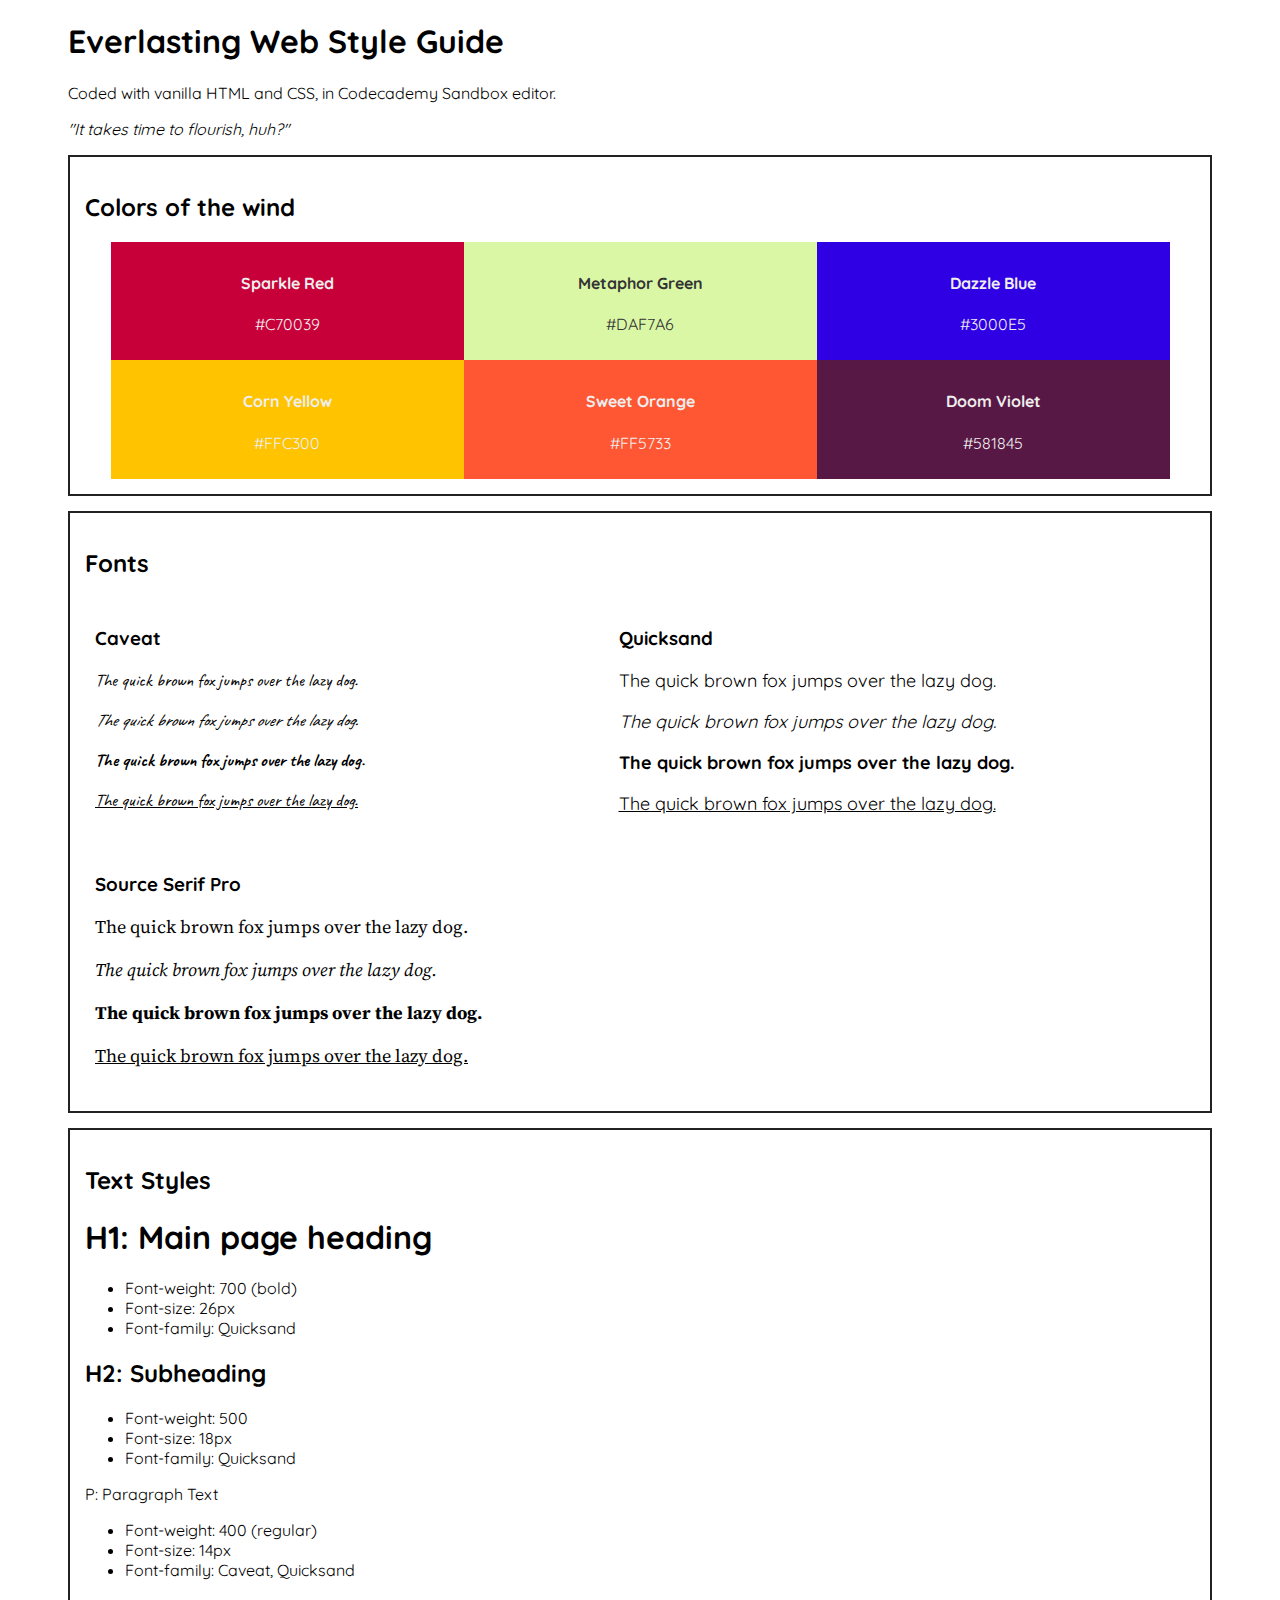
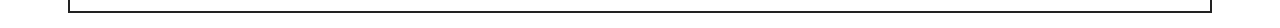
<file: webstyleguide/index.html>
<!DOCTYPE html>
<html>
<head>
  <title>'Cheat Me Up'</title> 
  <link href='styles.css' rel='stylesheet'> <!-- CSS -->
  <link rel="preconnect" href="https://fonts.googleapis.com">
  <link rel="preconnect" href="https://fonts.gstatic.com" crossorigin>
  <link href="https://fonts.googleapis.com/css2?family=Caveat&family=Quicksand&family=Source+Serif+Pro&display=swap" rel="stylesheet">  
</head>
<body>
  <header>
  <h1>Everlasting Web Style Guide</h1>
  <p>Coded with vanilla HTML and CSS, in Codecademy Sandbox editor.</p>
  <p><em>"It takes time to flourish, huh?"</em></p>
  </header>
  <main class='main-colour-container'>
    <h2>Colors of the wind</h2>
    <div class='colour-container red'>
      <h4>Sparkle Red</h4>
      <p>#C70039</p>
    </div><!-- Remove spacer
    --><div class='colour-container green'>
      <h4>Metaphor Green</h4>
      <p>#DAF7A6</p>
    </div><!-- Remove spacer
    --><div class='colour-container blue'>
      <h4>Dazzle Blue</h4>
      <p>#3000E5</p>
    </div><!-- Remove spacer
    --><div class='colour-container yellow'>
      <h4>Corn Yellow</h4>
      <p>#FFC300</p>
    </div><!-- Remove spacer
    --><div class='colour-container orange'>
      <h4>Sweet Orange</h4>
      <p>#FF5733</p>
    </div><!-- Remove spacer
    --><div class='colour-container violet'>
      <h4>Doom Violet</h4>
      <p>#581845</p>
    </div>
  </main>
  <section class='main-fonts-container'>
    <h2>Fonts</h2>
    <div class='font-container'>
      <h3>Caveat</h3>
      <p class='caveat'>The quick brown fox jumps over the lazy dog.</p>
      <p class='caveat emphasis'>The quick brown fox jumps over the lazy dog.</p>
      <p class='caveat strong'>The quick brown fox jumps over the lazy dog.</p>
      <p class='caveat underlined'>The quick brown fox jumps over the lazy dog.</p>
    </div>
    <div class='font-container'>
      <h3>Quicksand</h3>
      <p class='quicksand'>The quick brown fox jumps over the lazy dog.</p>
      <p class='quicksand emphasis'>The quick brown fox jumps over the lazy dog.</p>
      <p class='quicksand strong'>The quick brown fox jumps over the lazy dog.</p>
      <p class='quicksand underlined'>The quick brown fox jumps over the lazy dog.</p>
    </div>
    <div class='font-container'>
      <h3>Source Serif Pro</h3>
      <p class='ssp'>The quick brown fox jumps over the lazy dog.</p>
      <p class='ssp emphasis'>The quick brown fox jumps over the lazy dog.</p>
      <p class='ssp strong'>The quick brown fox jumps over the lazy dog.</p>
      <p class='ssp underlined'>The quick brown fox jumps over the lazy dog.</p>
    </div>
  </section>
  <footer class='main-footer-container'>
    <h2>Text Styles</h2>
    <h1>H1: Main page heading</h1>
    <ul>
      <li>Font-weight: 700 (bold)</li>
      <li>Font-size: 26px</li>
      <li>Font-family: Quicksand</li>
    </ul>
    <h2>H2: Subheading</h2>
    <ul>
      <li>Font-weight: 500</li>
      <li>Font-size: 18px</li>
      <li>Font-family: Quicksand</li>
    </ul>
    <p>P: Paragraph Text</p>
    <ul>
      <li>Font-weight: 400 (regular)</li>
      <li>Font-size: 14px</li>
      <li>Font-family: Caveat, Quicksand</li>
    </ul>
  </footer>
</body>
</html>
</file>
<file: webstyleguide/styles.css>
*:not(.caveat, .quicksand, .ssp) {
  font-family: 'Quicksand', sans-serif;
}

header {
  margin: 15px 60px;
}

main.main-colour-container {
  text-align: center;
  border: 2px solid #222222;
  padding: 15px;
  margin: 15px 60px;
}

div.colour-container {
  display: inline-block;
  padding: 10px;
  width: 30%;
}

.colour-container.red {
  background-color: #C70039;
  color: #eeeeee;
} 

.colour-container.green {
  background-color: #DAF7A6;
  color: #333333;
}

.colour-container.blue {
  background-color: #3000E5;
  color: #eeeeee;
}

.colour-container.yellow {
  background-color: #FFC300;
  color: #eeeeee;
}

.colour-container.orange {
  background-color: #FF5733;
  color: #eeeeee;
}

.colour-container.violet {
  background-color: #581845;
  color: #eeeeee;
}

h2 {
  text-align: initial;
}

section.main-fonts-container {

  border: 2px solid #222222;
  padding: 15px;
  margin: 15px 60px;
}

div.font-container {
  display: inline-block;
  width: 45%;
  margin: 10px 10px;
  vertical-align: top;
}

p.caveat {
  font-family: 'Caveat', cursive;
  font-size: 18px;
}

p.quicksand {
  font-family: 'Quicksand', sans-serif;
  font-size: 18px;
}

p.ssp {
  font-family: 'Source Serif Pro', serif;
  font-size: 18px;
}

.strong {
  font-weight: bold;
}

.emphasis {
  font-style: italic;
}

.underlined {
  text-decoration: underline;
}

footer.main-footer-container {
  text-align: left;
  border: 2px solid #222222;
  padding: 15px;
  margin: 15px 60px;
}
</file>
